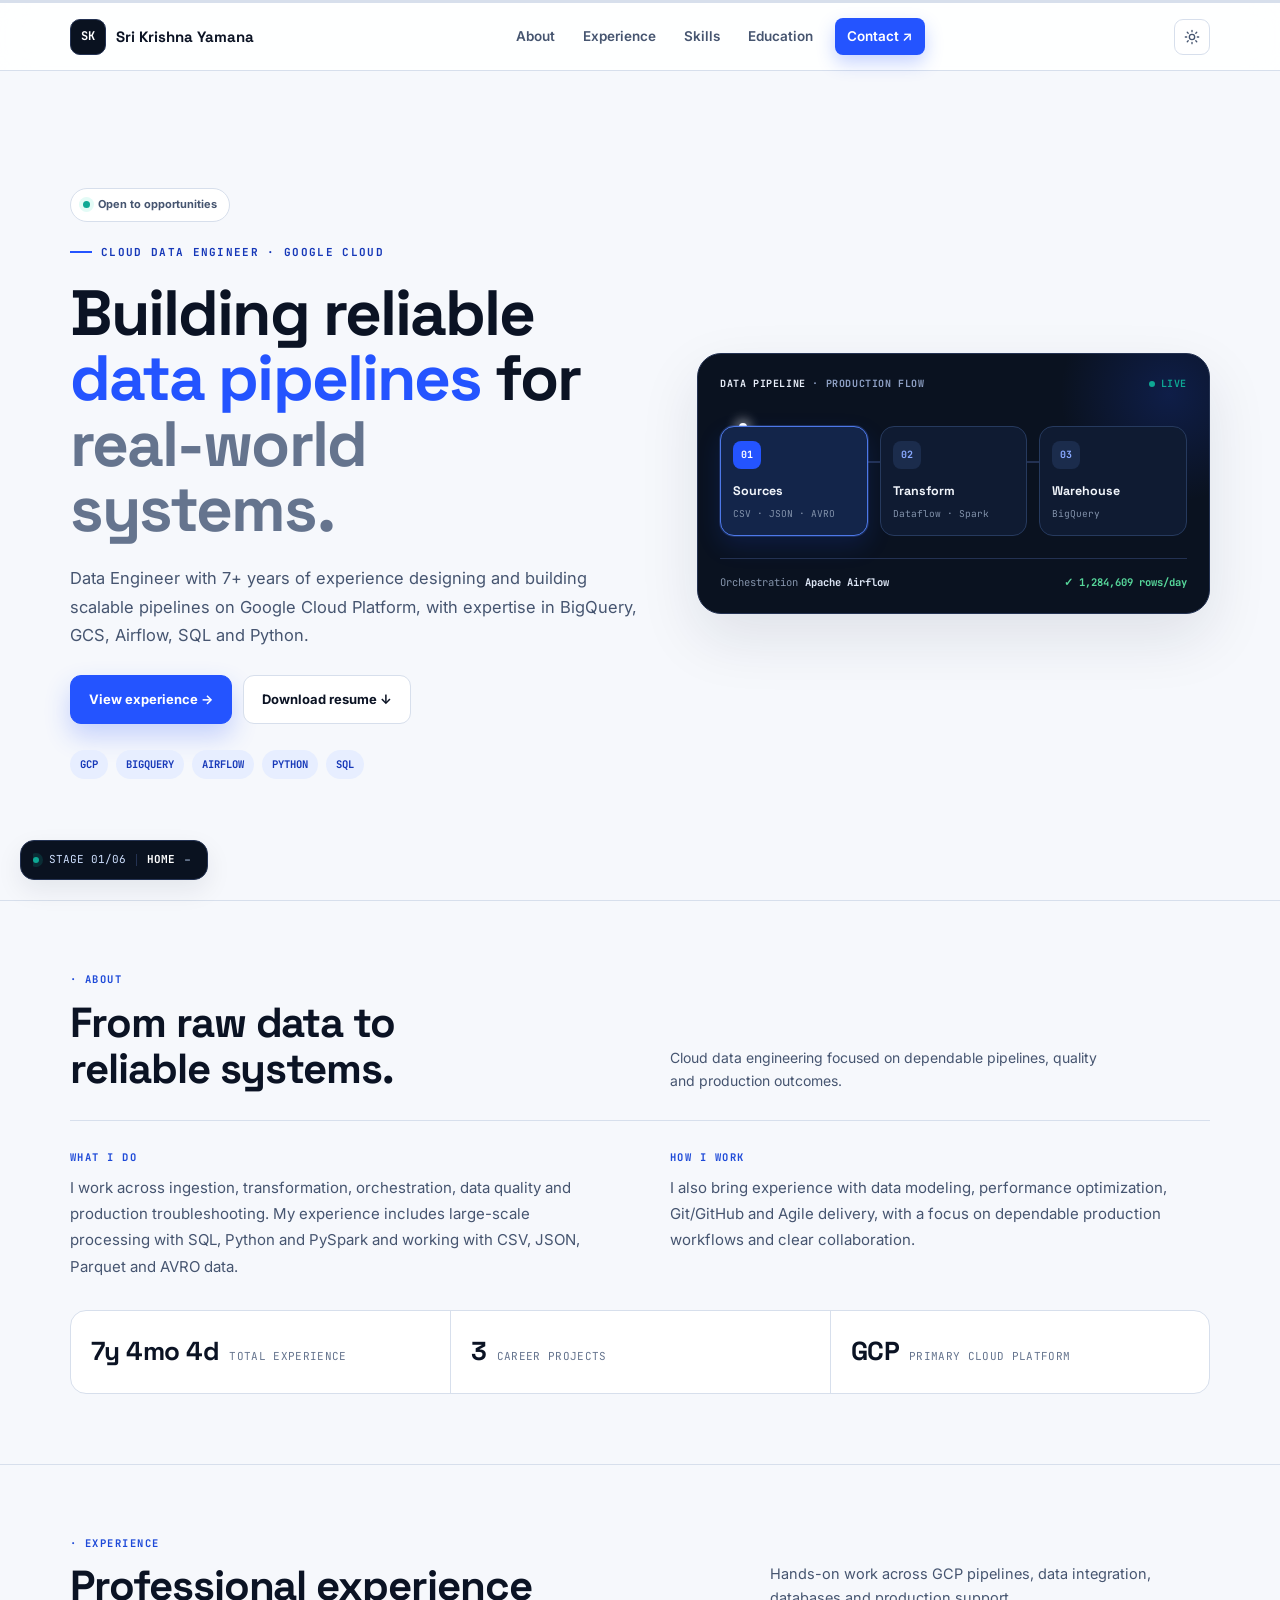
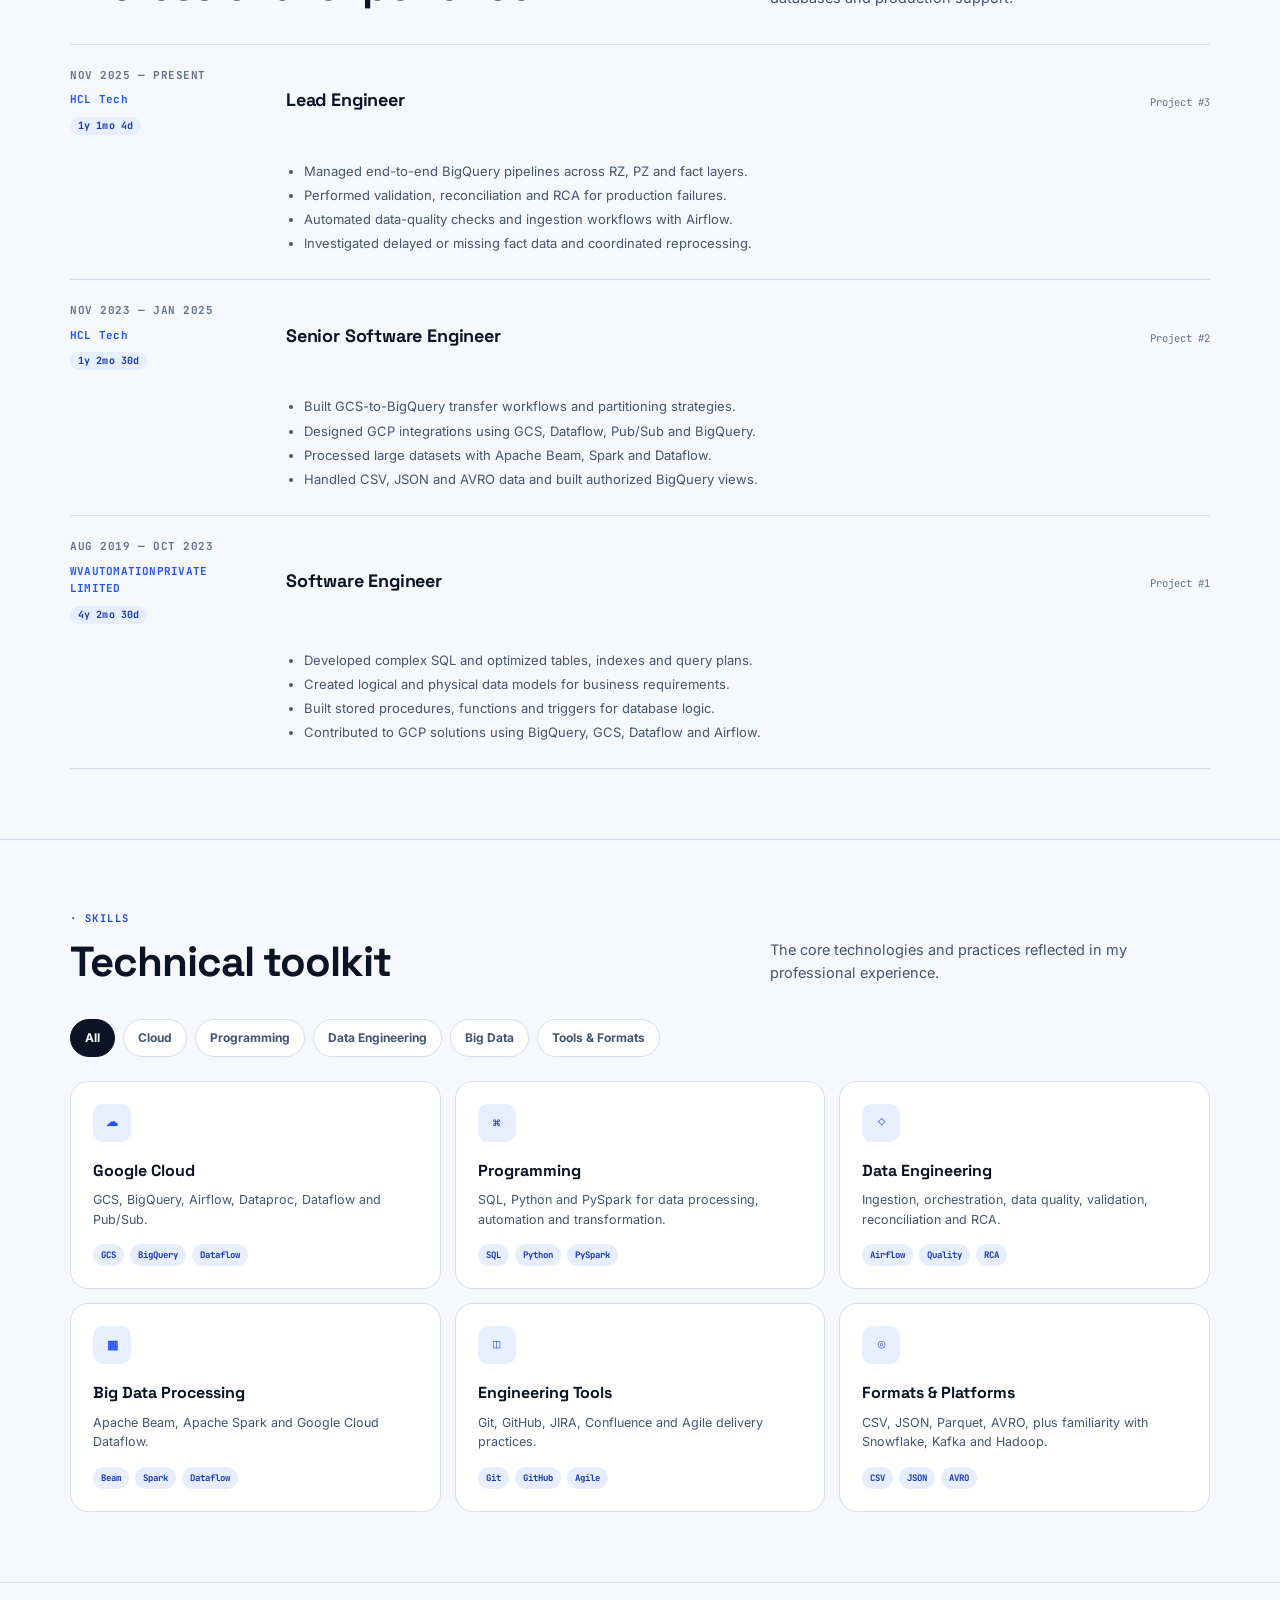
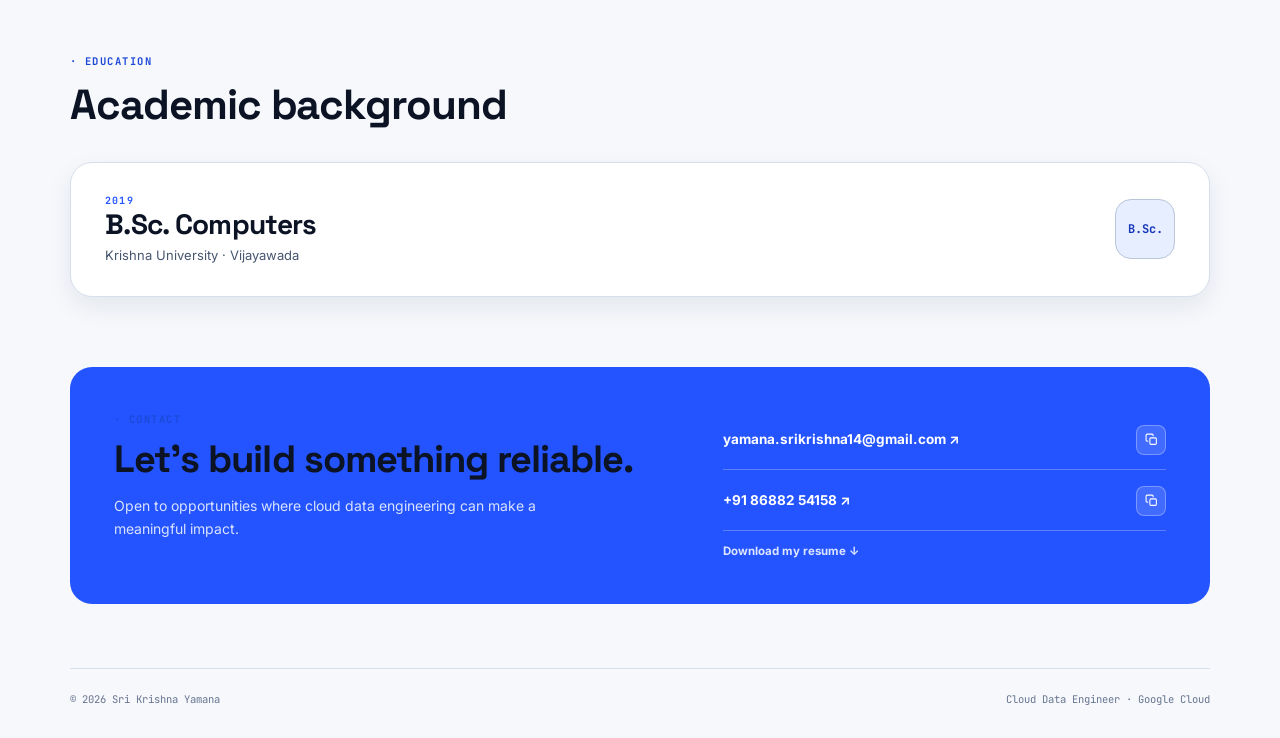
<file: index.html>
<!doctype html>
<html lang="en">
<head>
<meta charset="utf-8">
<meta name="viewport" content="width=device-width,initial-scale=1">
<meta name="description" content="Sri Krishna Yamana — Cloud Data Engineer specializing in GCP, BigQuery, Airflow and reliable data pipelines.">
<meta name="theme-color" content="#0A1220">
<title>Sri Krishna Yamana — Cloud Data Engineer</title>
<link rel="icon" href="data:image/svg+xml,<svg xmlns=%22http://www.w3.org/2000/svg%22 viewBox=%220 0 100 100%22><rect width=%22100%22 height=%22100%22 rx=%2224%22 fill=%22%230A1220%22/><text x=%2250%22 y=%2264%22 font-size=%2244%22 fill=%22%232454FF%22 text-anchor=%22middle%22 font-family=%22monospace%22 font-weight=%22700%22>SK</text></svg>">
<link rel="preconnect" href="https://fonts.googleapis.com">
<link rel="preconnect" href="https://fonts.gstatic.com" crossorigin>
<link href="https://fonts.googleapis.com/css2?family=Inter:wght@400;500;600;700;800&family=Space+Grotesk:wght@500;600;700&family=JetBrains+Mono:wght@500;700&display=swap" rel="stylesheet">
<script>
  (() => {
    try {
      const saved = localStorage.getItem("sky-portfolio-theme");
      const theme = saved === "dark" || saved === "light"
        ? saved
        : (window.matchMedia("(prefers-color-scheme: dark)").matches ? "dark" : "light");
      if (theme === "dark") document.documentElement.setAttribute("data-theme", "dark");
    } catch (e) {}
  })();
</script>
<link rel="stylesheet" href="styles.css">
</head>
<body>
<a class="skip-link" href="#main">Skip to content</a>

<div class="hud-track" aria-hidden="true"><div class="hud-fill" id="hudFill"></div></div>

<header class="nav">
  <div class="nav-inner container">
    <a class="logo" href="#home"><span class="logo-mark">SK</span><span>Sri Krishna Yamana</span></a>
    <nav class="nav-links" aria-label="Primary">
      <a href="#about">About</a><a href="#experience">Experience</a><a href="#skills">Skills</a><a href="#education">Education</a><a class="nav-btn" href="#contact">Contact ↗</a>
    </nav>
    <div class="nav-utils">
      <button class="theme-toggle" id="themeToggle" type="button" aria-pressed="false" aria-label="Toggle dark mode">
        <svg class="icon-sun" viewBox="0 0 24 24" fill="none" stroke="currentColor" stroke-width="2" stroke-linecap="round"><circle cx="12" cy="12" r="4"/><path d="M12 2v2M12 20v2M4.9 4.9l1.4 1.4M17.7 17.7l1.4 1.4M2 12h2M20 12h2M4.9 19.1l1.4-1.4M17.7 6.3l1.4-1.4"/></svg>
        <svg class="icon-moon" viewBox="0 0 24 24" fill="none" stroke="currentColor" stroke-width="2" stroke-linecap="round" stroke-linejoin="round"><path d="M21 12.79A9 9 0 1 1 11.21 3 7 7 0 0 0 21 12.79z"/></svg>
      </button>
      <button class="mobile-btn" id="mobileBtn" type="button" aria-expanded="false" aria-controls="mobilePanel" aria-label="Toggle menu"><span></span></button>
    </div>
  </div>
</header>

<div class="mobile-panel" id="mobilePanel">
  <nav class="mobile-sheet" aria-label="Mobile">
    <a href="#about">About</a><a href="#experience">Experience</a><a href="#skills">Skills</a><a href="#education">Education</a><a href="#contact">Contact ↗</a>
  </nav>
</div>

<main id="main">
<section id="home" class="hero container">
  <div>
    <div class="status"><i></i> Open to opportunities</div>
    <div class="kicker">CLOUD DATA ENGINEER · GOOGLE CLOUD</div>
    <h1>Building reliable <span class="accent">data pipelines</span> for <span class="fade">real&#8209;world systems.</span></h1>
    <p class="hero-copy">Data Engineer with 7+ years of experience designing and building scalable pipelines on Google Cloud Platform, with expertise in BigQuery, GCS, Airflow, SQL and Python.</p>
    <div class="actions">
      <a class="btn btn-primary" href="#experience">View experience →</a>
      <a class="btn btn-secondary" href="Sri-Krishna-Yamana-Resume.pdf" download>Download resume ↓</a>
    </div>
    <div class="stack"><span>GCP</span><span>BIGQUERY</span><span>AIRFLOW</span><span>PYTHON</span><span>SQL</span></div>
  </div>

  <div class="visual" role="img" aria-label="Animated diagram of a production data pipeline moving from raw sources through transformation into a BigQuery warehouse, orchestrated by Airflow.">
    <div class="visual-top"><span><strong>DATA PIPELINE</strong> · PRODUCTION FLOW</span><span class="live"><i></i>LIVE</span></div>
    <div class="flow">
      <div class="flow-line"><div class="flow-line-fill" id="flowLineFill"></div></div>
      <div class="packet" id="packet"></div>
      <div class="flow-grid">
        <div class="flow-node"><div class="flow-icon">01</div><strong>Sources</strong><small>CSV · JSON · AVRO</small></div>
        <div class="flow-node highlight"><div class="flow-icon">02</div><strong>Transform</strong><small>Dataflow · Spark</small></div>
        <div class="flow-node"><div class="flow-icon">03</div><strong>Warehouse</strong><small>BigQuery</small></div>
      </div>
    </div>
    <div class="visual-bottom"><span>Orchestration</span><strong>Apache Airflow</strong><span class="counter mono" id="rowsCounter">✓ 1,284,392 rows/day</span></div>
  </div>
</section>

<section id="about" class="section reveal"><div class="container">
  <div class="about-head">
    <div><div class="label">· ABOUT</div><h2>From raw data to<br>reliable systems.</h2></div>
    <p class="section-head p" style="margin:0;color:var(--muted);font-size:14px;max-width:440px;line-height:1.6">Cloud data engineering focused on dependable pipelines, quality and production outcomes.</p>
  </div>
  <div class="about-copy">
    <div><span>WHAT I DO</span><p>I work across ingestion, transformation, orchestration, data quality and production troubleshooting. My experience includes large-scale processing with SQL, Python and PySpark and working with CSV, JSON, Parquet and AVRO data.</p></div>
    <div><span>HOW I WORK</span><p>I also bring experience with data modeling, performance optimization, Git/GitHub and Agile delivery, with a focus on dependable production workflows and clear collaboration.</p></div>
  </div>
  <div class="stats">
    <div class="stat"><strong id="totalExperience">7y 1mo 17d</strong><span>TOTAL EXPERIENCE</span></div>
    <div class="stat"><strong data-count-to="3">3</strong><span>CAREER PROJECTS</span></div>
    <div class="stat"><strong>GCP</strong><span>PRIMARY CLOUD PLATFORM</span></div>
  </div>
</div></section>

<section id="experience" class="section reveal"><div class="container">
  <div class="section-head"><div><div class="label">· EXPERIENCE</div><h2>Professional experience</h2></div><p>Hands-on work across GCP pipelines, data integration, databases and production support.</p></div>
  <div class="timeline">
    <article class="job" data-start="2025-11-01" data-end="Present">
      <div class="job-toggle" aria-label="Lead Engineer experience">
        <span class="job-meta"><span>NOV 2025 — PRESENT</span><b>HCL Tech</b><span class="job-duration" aria-label="Current role duration"></span></span>
        <span class="job-summary"><span class="job-title"><strong>Lead Engineer</strong><span>Project #3</span></span></span>
      </div>
      <div class="job-details">
        <ul>
          <li>Managed end-to-end BigQuery pipelines across RZ, PZ and fact layers.</li>
          <li>Performed validation, reconciliation and RCA for production failures.</li>
          <li>Automated data-quality checks and ingestion workflows with Airflow.</li>
          <li>Investigated delayed or missing fact data and coordinated reprocessing.</li>
        </ul>
      </div>
    </article>
    <article class="job" data-start="2023-11-01" data-end="2025-01-31">
      <div class="job-toggle" aria-label="Senior Software Engineer experience">
        <span class="job-meta"><span>NOV 2023 — JAN 2025</span><b>HCL Tech</b><span class="job-duration" aria-label="Role duration"></span></span>
        <span class="job-summary"><span class="job-title"><strong>Senior Software Engineer</strong><span>Project #2</span></span></span>
      </div>
      <div class="job-details">
        <ul>
          <li>Built GCS-to-BigQuery transfer workflows and partitioning strategies.</li>
          <li>Designed GCP integrations using GCS, Dataflow, Pub/Sub and BigQuery.</li>
          <li>Processed large datasets with Apache Beam, Spark and Dataflow.</li>
          <li>Handled CSV, JSON and AVRO data and built authorized BigQuery views.</li>
        </ul>
      </div>
    </article>
    <article class="job" data-start="2019-08-01" data-end="2023-10-31">
      <div class="job-toggle" aria-label="Software Engineer experience">
        <span class="job-meta"><span>AUG 2019 — OCT 2023</span><b>WVAUTOMATIONPRIVATE LIMITED</b><span class="job-duration" aria-label="Role duration"></span></span>
        <span class="job-summary"><span class="job-title"><strong>Software Engineer</strong><span>Project #1</span></span></span>
      </div>
      <div class="job-details">
        <ul>
          <li>Developed complex SQL and optimized tables, indexes and query plans.</li>
          <li>Created logical and physical data models for business requirements.</li>
          <li>Built stored procedures, functions and triggers for database logic.</li>
          <li>Contributed to GCP solutions using BigQuery, GCS, Dataflow and Airflow.</li>
        </ul>
      </div>
    </article>
  </div>
</div></section>

<section id="skills" class="section reveal"><div class="container">
  <div class="section-head"><div><div class="label">· SKILLS</div><h2>Technical toolkit</h2></div><p>The core technologies and practices reflected in my professional experience.</p></div>

  <div class="filters" role="group" aria-label="Filter skills by category">
    <button class="filter-chip is-active" data-filter="all" type="button">All</button>
    <button class="filter-chip" data-filter="cloud" type="button">Cloud</button>
    <button class="filter-chip" data-filter="code" type="button">Programming</button>
    <button class="filter-chip" data-filter="pipelines" type="button">Data Engineering</button>
    <button class="filter-chip" data-filter="bigdata" type="button">Big Data</button>
    <button class="filter-chip" data-filter="tools" type="button">Tools &amp; Formats</button>
  </div>

  <div class="cards">
    <div class="card" data-category="cloud"><div class="card-icon">☁</div><h3>Google Cloud</h3><p>GCS, BigQuery, Airflow, Dataproc, Dataflow and Pub/Sub.</p><div class="tags"><span>GCS</span><span>BigQuery</span><span>Dataflow</span></div></div>
    <div class="card" data-category="code"><div class="card-icon">⌘</div><h3>Programming</h3><p>SQL, Python and PySpark for data processing, automation and transformation.</p><div class="tags"><span>SQL</span><span>Python</span><span>PySpark</span></div></div>
    <div class="card" data-category="pipelines"><div class="card-icon">◇</div><h3>Data Engineering</h3><p>Ingestion, orchestration, data quality, validation, reconciliation and RCA.</p><div class="tags"><span>Airflow</span><span>Quality</span><span>RCA</span></div></div>
    <div class="card" data-category="bigdata"><div class="card-icon">▦</div><h3>Big Data Processing</h3><p>Apache Beam, Apache Spark and Google Cloud Dataflow.</p><div class="tags"><span>Beam</span><span>Spark</span><span>Dataflow</span></div></div>
    <div class="card" data-category="tools"><div class="card-icon">◫</div><h3>Engineering Tools</h3><p>Git, GitHub, JIRA, Confluence and Agile delivery practices.</p><div class="tags"><span>Git</span><span>GitHub</span><span>Agile</span></div></div>
    <div class="card" data-category="tools"><div class="card-icon">◎</div><h3>Formats &amp; Platforms</h3><p>CSV, JSON, Parquet, AVRO, plus familiarity with Snowflake, Kafka and Hadoop.</p><div class="tags"><span>CSV</span><span>JSON</span><span>AVRO</span></div></div>
  </div>
</div></section>

<section id="education" class="section reveal"><div class="container">
  <div class="section-head"><div><div class="label">· EDUCATION</div><h2>Academic background</h2></div></div>
  <div class="edu"><div><div class="edu-year">2019</div><h2>B.Sc. Computers</h2><p>Krishna University · Vijayawada</p></div><div class="edu-badge">B.Sc.</div></div>
</div></section>

<section id="contact" class="contact reveal"><div class="container"><div class="contact-box">
  <div>
    <div class="label">· CONTACT</div>
    <h2>Let's build something reliable.</h2>
    <p>Open to opportunities where cloud data engineering can make a meaningful impact.</p>
  </div>
  <div class="contact-links">
    <div class="contact-link-row">
      <a href="mailto:yamana.srikrishna14@gmail.com">yamana.srikrishna14@gmail.com ↗</a>
      <button class="copy-btn" type="button" data-copy="yamana.srikrishna14@gmail.com" aria-label="Copy email address">
        <svg viewBox="0 0 24 24" fill="none" stroke="currentColor" stroke-width="2" stroke-linecap="round" stroke-linejoin="round"><rect x="9" y="9" width="12" height="12" rx="2"/><path d="M5 15H4a2 2 0 0 1-2-2V4a2 2 0 0 1 2-2h9a2 2 0 0 1 2 2v1"/></svg>
      </button>
    </div>
    <div class="contact-link-row">
      <a href="tel:+918688254158">+91 86882 54158 ↗</a>
      <button class="copy-btn" type="button" data-copy="+91 86882 54158" aria-label="Copy phone number">
        <svg viewBox="0 0 24 24" fill="none" stroke="currentColor" stroke-width="2" stroke-linecap="round" stroke-linejoin="round"><rect x="9" y="9" width="12" height="12" rx="2"/><path d="M5 15H4a2 2 0 0 1-2-2V4a2 2 0 0 1 2-2h9a2 2 0 0 1 2 2v1"/></svg>
      </button>
    </div>
    <a class="resume" href="Sri-Krishna-Yamana-Resume.pdf" download>Download my resume ↓</a>
  </div>
</div></div></section>
</main>

<footer class="footer container"><span>© <span id="year"></span> Sri Krishna Yamana</span><span>Cloud Data Engineer · Google Cloud</span></footer>

<button class="stage-hud mono" id="stageHud" type="button" aria-expanded="true" aria-label="Collapse stage indicator">
  <span class="stage-hud-content">
    <span class="dot pulse"></span>
    <span id="hudStage">STAGE 01/06</span>
    <span class="divider"></span>
    <b id="hudLabel">HOME</b>
  </span>
  <span class="stage-hud-toggle" aria-hidden="true">−</span>
</button>

<button class="to-top" id="toTop" type="button" aria-label="Back to top">
  <svg viewBox="0 0 24 24" fill="none" stroke="currentColor" stroke-width="2.2" stroke-linecap="round" stroke-linejoin="round"><path d="M12 19V5M5 12l7-7 7 7"/></svg>
</button>

<div class="toast" id="toast" role="status" aria-live="polite"></div>

<script src="script.js"></script>
</body>
</html>
</file>
<file: styles.css>
/* =========================================================
   Sri Krishna Yamana — Portfolio
   Design system: "pipeline monitor" — a data engineer's site
   framed like the console he actually works in all day.
   ========================================================= */

:root{
  --bg:#F6F8FC;
  --surface:#FFFFFF;
  --ink:#0B1324;
  --muted:#465570;
  --muted-2:#65748E;
  --line:#D7DFEC;
  --line-strong:#B9C5D8;

  --blue:#2454FF;
  --blue-ink:#1638B8;
  --teal:#0EA894;
  --teal-soft:#E3FBF6;
  --navy:#0A1220;
  --navy-2:#101B30;
  --navy-line:#243252;

  --soft:#E7EEFF;
  --radius:20px;
  --radius-sm:12px;
  --shadow:0 24px 60px rgba(15,25,55,.10);
  --shadow-sm:0 10px 26px rgba(15,25,55,.08);

  --font-display:"Space Grotesk", ui-sans-serif, system-ui, sans-serif;
  --font-body:"Inter", ui-sans-serif, system-ui, -apple-system, "Segoe UI", sans-serif;
  --font-mono:"JetBrains Mono", ui-monospace, SFMono-Regular, Menlo, Consolas, monospace;

  --nav-h:68px;
  --hud-h:3px;
  --ease:cubic-bezier(.22,.61,.36,1);
}

[data-theme="dark"]{
  --bg:#080D18;
  --surface:#101A2C;
  --ink:#EDF1FB;
  --muted:#A3B0C8;
  --muted-2:#7D8DAA;
  --line:#20293D;
  --line-strong:#2B3652;
  --soft:#152040;
  --navy:#04070E;
  --navy-2:#0B1526;
  --shadow:0 24px 60px rgba(0,0,0,.45);
  --shadow-sm:0 10px 26px rgba(0,0,0,.35);
}

*,*::before,*::after{box-sizing:border-box}
html{scroll-behavior:smooth}
@media(prefers-reduced-motion:reduce){html{scroll-behavior:auto}}

body{
  margin:0;
  background:var(--bg);
  color:var(--ink);
  font-family:var(--font-body);
  line-height:1.6;
  -webkit-font-smoothing:antialiased;
  transition:background .25s var(--ease),color .25s var(--ease);
}

a{text-decoration:none;color:inherit}
ul{list-style:none;margin:0;padding:0}
button{font:inherit;cursor:pointer}
img{max-width:100%;display:block}

.container{width:min(1140px,calc(100% - 40px));margin:auto}

:focus-visible{outline:2px solid var(--blue);outline-offset:3px;border-radius:4px}

.mono{font-family:var(--font-mono)}

/* ---------- Skip link ---------- */
.skip-link{
  position:fixed;top:-60px;left:14px;z-index:200;
  background:var(--blue);color:#fff;padding:10px 16px;border-radius:10px;
  font-size:13px;font-weight:700;transition:top .2s var(--ease);
}
.skip-link:focus{top:14px}

/* ---------- Scroll progress HUD ---------- */
.hud-track{
  position:sticky;top:0;z-index:60;height:var(--hud-h);
  background:var(--line);
}
.hud-fill{
  height:100%;width:0%;
  background:linear-gradient(90deg,var(--blue),var(--teal));
  transition:width .08s linear;
}

/* ---------- Nav ---------- */
.nav{
  height:var(--nav-h);
  background:color-mix(in srgb, var(--surface) 88%, transparent);
  border-bottom:1px solid var(--line);
  position:sticky;top:var(--hud-h);z-index:59;
  backdrop-filter:blur(16px);
  -webkit-backdrop-filter:blur(16px);
}
.nav-inner{height:100%;display:flex;align-items:center;justify-content:space-between;gap:16px}
.logo{display:flex;align-items:center;gap:10px;font-family:var(--font-display);font-weight:700;font-size:15px}
.logo-mark{
  width:36px;height:36px;border-radius:10px;background:var(--navy);color:#fff;
  display:grid;place-items:center;font-family:var(--font-mono);font-size:12px;font-weight:700;
  border:1px solid var(--navy-line);
}
.nav-links{display:flex;align-items:center;gap:4px;font-size:13.5px;font-weight:600;color:var(--muted)}
.nav-links a{
  padding:8px 12px;border-radius:8px;position:relative;transition:color .18s;
}
.nav-links a:hover{color:var(--ink)}
.nav-links a.is-active{color:var(--blue)}
.nav-links a.is-active::after{
  content:"";position:absolute;left:12px;right:12px;bottom:2px;height:2px;
  background:linear-gradient(90deg,var(--blue),var(--teal));border-radius:2px;
}
.nav-btn{
  background:var(--blue);color:#fff!important;padding:9px 14px;border-radius:9px;
  margin-left:6px;box-shadow:0 8px 18px rgba(36,84,255,.25);
}
.nav-utils{display:flex;align-items:center;gap:6px}
.theme-toggle{
  width:36px;height:36px;border-radius:9px;border:1px solid var(--line);background:var(--surface);
  color:var(--muted);display:grid;place-items:center;transition:.18s;
}
.theme-toggle:hover{color:var(--blue);border-color:var(--line-strong)}
.theme-toggle svg{width:16px;height:16px}
.theme-toggle .icon-moon{display:none}
[data-theme="dark"] .theme-toggle .icon-sun{display:none}
[data-theme="dark"] .theme-toggle .icon-moon{display:block}

.mobile-btn{
  display:none;border:1px solid var(--line);background:var(--surface);width:38px;height:38px;
  border-radius:9px;position:relative;padding:0;
}
.mobile-btn span,.mobile-btn span::before,.mobile-btn span::after{
  content:"";position:absolute;left:9px;right:9px;height:2px;background:var(--ink);transition:.25s var(--ease);
}
.mobile-btn span{top:50%;transform:translateY(-50%)}
.mobile-btn span::before{bottom:8px}
.mobile-btn span::after{top:8px}
.mobile-btn[aria-expanded="true"] span{background:transparent}
.mobile-btn[aria-expanded="true"] span::before{bottom:0;transform:rotate(45deg)}
.mobile-btn[aria-expanded="true"] span::after{top:0;transform:rotate(-45deg)}

.mobile-panel{
  position:fixed;inset:calc(var(--nav-h) + var(--hud-h)) 0 0 0;z-index:58;
  background:rgba(6,10,20,.5);opacity:0;pointer-events:none;transition:opacity .2s var(--ease);
}
.mobile-panel.is-open{opacity:1;pointer-events:auto}
.mobile-sheet{
  background:var(--surface);border-bottom:1px solid var(--line);padding:10px 20px 20px;
  transform:translateY(-12px);opacity:0;transition:.22s var(--ease);
}
.mobile-panel.is-open .mobile-sheet{transform:translateY(0);opacity:1}
.mobile-sheet a{
  display:block;padding:13px 4px;border-bottom:1px solid var(--line);font-weight:700;font-size:15px;color:var(--ink);
}
.mobile-sheet a:last-child{border-bottom:0}

/* ---------- HUD readout (desktop floating) ---------- */
.stage-hud{
  position:fixed;left:20px;bottom:max(20px, env(safe-area-inset-bottom));z-index:40;
  display:flex;align-items:center;justify-content:center;
  background:var(--navy);color:#cfe0ff;border:1px solid var(--navy-line);
  border-radius:14px;padding:10px 12px;font-family:var(--font-mono);font-size:11px;
  box-shadow:var(--shadow-sm);opacity:0;transform:translateY(8px);
  transition:opacity .3s var(--ease),transform .3s var(--ease),width .25s var(--ease),padding .25s var(--ease),border-radius .25s var(--ease);
  cursor:pointer;
  appearance:none;-webkit-appearance:none;
}
.stage-hud.is-visible{opacity:1;transform:translateY(0)}
.stage-hud:hover{border-color:#36507e}
.stage-hud:focus-visible{outline:2px solid var(--blue);outline-offset:3px}
.stage-hud-content{display:flex;align-items:center;gap:10px;min-width:0;overflow:hidden;white-space:nowrap;transition:opacity .18s ease,max-width .25s ease}
.stage-hud .dot{width:6px;height:6px;border-radius:50%;background:var(--teal);box-shadow:0 0 0 4px rgba(14,168,148,.18);flex:0 0 auto}
.stage-hud .dot.pulse{animation:pulse 2s infinite}
.stage-hud b{color:#fff;font-weight:700}
.stage-hud .divider{width:1px;height:12px;background:var(--navy-line);flex:0 0 auto}
.stage-hud-toggle{width:16px;height:16px;display:grid;place-items:center;margin-left:4px;color:#8ea0bd;font-size:15px;line-height:1;transition:transform .25s ease,color .2s ease}
.stage-hud.is-collapsed{width:38px;height:38px;padding:0;border-radius:50%;}
.stage-hud.is-collapsed .stage-hud-content{max-width:7px;opacity:1}
.stage-hud.is-collapsed .stage-hud-content > :not(.dot){display:none}
.stage-hud.is-collapsed .stage-hud-toggle{display:none}
@keyframes pulse{0%,100%{opacity:1}50%{opacity:.35}}
@media(max-width:850px){.stage-hud{display:none}}

/* ---------- Back to top ---------- */
.to-top{
  position:fixed;right:20px;bottom:20px;z-index:40;width:44px;height:44px;border-radius:12px;
  background:var(--surface);border:1px solid var(--line);box-shadow:var(--shadow-sm);
  display:grid;place-items:center;color:var(--ink);
  opacity:0;transform:translateY(10px);pointer-events:none;transition:.25s var(--ease);
}
.to-top.is-visible{opacity:1;transform:translateY(0);pointer-events:auto}
.to-top:hover{color:var(--blue);border-color:var(--line-strong)}
.to-top svg{width:16px;height:16px}

/* ---------- Toast ---------- */
.toast{
  position:fixed;left:50%;bottom:28px;transform:translate(-50%,16px);z-index:100;
  background:var(--navy);color:#fff;padding:11px 18px;border-radius:999px;font-size:12px;font-weight:700;
  opacity:0;pointer-events:none;transition:.25s var(--ease);box-shadow:var(--shadow);
  display:flex;align-items:center;gap:8px;
}
.toast.is-visible{opacity:1;transform:translate(-50%,0)}
.toast .tick{color:var(--teal)}

/* ---------- Reveal on scroll ---------- */
.reveal{opacity:0;transform:translateY(18px);transition:opacity .6s var(--ease),transform .6s var(--ease)}
.reveal.is-visible{opacity:1;transform:none}
.reveal-stagger.is-visible > *{transition-delay:calc(var(--i,0) * 70ms)}
@media(prefers-reduced-motion:reduce){
  .reveal{opacity:1!important;transform:none!important;transition:none!important}
}

/* ---------- Hero ---------- */
.hero{
  padding:64px 0 68px;display:grid;grid-template-columns:1.05fr .95fr;gap:60px;align-items:center;
  min-height:calc(100vh - var(--nav-h) - var(--hud-h));
}
.kicker{
  display:flex;align-items:center;gap:9px;color:var(--blue-ink);font-family:var(--font-mono);
  font-size:11px;font-weight:700;letter-spacing:.12em;margin-bottom:20px;
}
[data-theme="dark"] .kicker{color:#7fa2ff}
.kicker::before{content:"";width:22px;height:2px;background:var(--blue)}
.status{
  display:inline-flex;align-items:center;gap:8px;background:var(--surface);border:1px solid var(--line);
  border-radius:999px;padding:7px 12px;font-size:11px;font-weight:700;color:var(--muted);margin-bottom:22px;
}
.status i{width:7px;height:7px;border-radius:50%;background:var(--teal);box-shadow:0 0 0 4px var(--teal-soft);display:inline-block;animation:pulse 2.4s infinite}

h1{
  font-family:var(--font-display);
  font-size:clamp(40px,5.6vw,64px);line-height:1.02;letter-spacing:-.03em;margin:0 0 22px;max-width:640px;font-weight:700;
}
h1 .accent{color:var(--blue)}
h1 .fade{color:var(--muted-2)}

.hero-copy{font-size:16.5px;color:var(--muted);max-width:600px;line-height:1.72}
.actions{display:flex;gap:11px;flex-wrap:wrap;margin:26px 0}
.btn{
  display:inline-flex;align-items:center;gap:8px;padding:13px 18px;border-radius:11px;font-size:13px;
  font-weight:700;border:1px solid var(--line);transition:.2s var(--ease);background:var(--surface);color:var(--ink);
}
.btn:hover{transform:translateY(-2px);box-shadow:var(--shadow-sm)}
.btn-primary{background:var(--blue);border-color:var(--blue);color:#fff;box-shadow:0 12px 26px rgba(36,84,255,.24)}
.btn-primary:hover{box-shadow:0 16px 32px rgba(36,84,255,.32)}

.stack{display:flex;gap:8px;flex-wrap:wrap;margin-top:22px}
.stack span{
  background:var(--soft);color:var(--blue-ink);border-radius:999px;padding:6px 10px;font-size:10.5px;
  font-weight:700;font-family:var(--font-mono);
}
[data-theme="dark"] .stack span{color:#9dbaff}

/* ---------- Hero visual: live pipeline ---------- */
.visual{
  background:var(--navy);border-radius:24px;padding:22px;box-shadow:var(--shadow);position:relative;overflow:hidden;
  border:1px solid var(--navy-line);
}
.visual::after{
  content:"";position:absolute;width:220px;height:220px;border-radius:50%;
  background:radial-gradient(circle,rgba(36,84,255,.18),transparent 70%);right:-70px;top:-70px;
}
.visual-top{display:flex;justify-content:space-between;align-items:center;color:#8ea0c4;font-family:var(--font-mono);font-size:10px;font-weight:700;letter-spacing:.06em;position:relative;z-index:1}
.visual-top strong{color:#e9effa}
.visual-top .live{display:flex;align-items:center;gap:6px;color:var(--teal)}
.visual-top .live i{width:6px;height:6px;border-radius:50%;background:var(--teal);display:inline-block;animation:pulse 1.6s infinite}

.flow{margin:34px 0 22px;position:relative;z-index:1}
.flow-line{position:absolute;left:25px;right:25px;top:35px;height:2px;background:#233152;overflow:hidden}
.flow-line-fill{position:absolute;left:0;top:0;height:2px;width:0%;background:linear-gradient(90deg,var(--blue),var(--teal));transition:width .6s var(--ease)}
.packet{
  position:absolute;top:-3px;width:8px;height:8px;border-radius:50%;background:#fff;
  box-shadow:0 0 12px 3px rgba(255,255,255,.6);left:0%;transition:left 1.4s linear;
}
.flow-grid{display:grid;grid-template-columns:repeat(3,1fr);gap:12px;position:relative}
.flow-node{
  background:#0F1B32;border:1px solid #263a5e;border-radius:14px;padding:14px 12px;min-height:110px;
  transition:.35s var(--ease);
}
.flow-node.highlight{border-color:#4d78e8;background:#13254a;box-shadow:0 0 0 1px rgba(77,120,232,.25),0 10px 24px rgba(36,84,255,.15)}
.flow-icon{
  width:28px;height:28px;border-radius:8px;background:#1b2c4c;color:#89a9ff;display:grid;place-items:center;
  font-size:10px;font-weight:700;margin-bottom:12px;font-family:var(--font-mono);transition:.3s;
}
.flow-node.highlight .flow-icon{background:var(--blue);color:#fff}
.flow-node strong{display:block;color:#f1f5fb;font-size:12.5px;font-family:var(--font-display)}
.flow-node small{display:block;color:#8292ab;font-size:9.5px;margin-top:5px;font-family:var(--font-mono)}

.visual-bottom{
  border-top:1px solid #233152;padding-top:15px;color:#8493aa;font-size:10.5px;display:flex;align-items:center;
  gap:7px;font-family:var(--font-mono);position:relative;z-index:1;flex-wrap:wrap;
}
.visual-bottom strong{color:#dfe8f7}
.visual-bottom .counter{margin-left:auto;color:#57d89b;font-weight:700}

/* ---------- Section shell ---------- */
.section{border-top:1px solid var(--line);padding:70px 0}
.section-head{display:flex;justify-content:space-between;align-items:end;gap:35px;margin-bottom:34px}
.label{
  font-family:var(--font-mono);font-size:10.5px;color:var(--blue);font-weight:700;letter-spacing:.14em;
  margin-bottom:12px;display:flex;align-items:center;gap:8px;
}
[data-theme="dark"] .label{color:#7fa2ff}
h2{font-family:var(--font-display);font-size:clamp(28px,3.6vw,42px);line-height:1.1;letter-spacing:-.025em;margin:0;font-weight:700}
.section-head p{color:var(--muted);font-size:14.5px;line-height:1.65;max-width:440px;margin:0}

/* ---------- About ---------- */
.about-head{display:grid;grid-template-columns:1fr 1fr;gap:60px;align-items:end;padding-bottom:28px;border-bottom:1px solid var(--line);margin-bottom:28px}
.about-copy{display:grid;grid-template-columns:1fr 1fr;gap:60px;padding-bottom:30px}
.about-copy span{display:block;color:var(--blue);font-family:var(--font-mono);font-size:10.5px;font-weight:700;letter-spacing:.14em;margin-bottom:9px}
[data-theme="dark"] .about-copy span{color:#7fa2ff}
.about-copy p{margin:0;color:var(--muted);font-size:15px;line-height:1.75;max-width:520px}

.stats{display:grid;grid-template-columns:repeat(3,1fr);border:1px solid var(--line);border-radius:16px;overflow:hidden;background:var(--surface)}
.stat{padding:20px 20px;display:flex;align-items:baseline;gap:10px}
.stat+.stat{border-left:1px solid var(--line)}
.stat strong{font-family:var(--font-display);display:block;font-size:26px;letter-spacing:-.02em}
.stat span{font-size:11px;color:var(--muted-2);font-family:var(--font-mono);letter-spacing:.03em}

/* ---------- Experience ---------- */
.timeline{border-top:1px solid var(--line)}
.job{display:grid;grid-template-columns:180px 1fr;gap:36px;padding:28px 0;border-bottom:1px solid var(--line);position:relative}
.job::before{content:"";position:absolute;left:0;top:30px;width:3px;height:0;border-radius:3px;background:linear-gradient(180deg,var(--blue),var(--teal));transition:height .3s var(--ease)}
.job:hover::before{height:calc(100% - 60px)}
.job-meta{font-family:var(--font-mono);font-size:11px;color:var(--muted-2);font-weight:700;letter-spacing:.05em}
.job-meta b{display:block;color:var(--blue);margin-top:7px;letter-spacing:.02em;font-weight:700}
[data-theme="dark"] .job-meta b{color:#7fa2ff}
.job-duration{
  display:inline-block;margin-top:9px;background:var(--soft);color:var(--blue-ink);border-radius:999px;
  padding:4px 9px;font-size:10px;font-weight:700;
}
[data-theme="dark"] .job-duration{color:#9dbaff}
.job-title{display:flex;justify-content:space-between;align-items:baseline;gap:20px;flex-wrap:wrap}
.job-title h3{font-family:var(--font-display);font-size:19px;margin:0;letter-spacing:-.01em;font-weight:700}
.job-title span{font-size:10.5px;color:var(--muted-2);white-space:nowrap;font-family:var(--font-mono)}
.job ul{margin:12px 0 0;padding-left:17px;color:var(--muted);font-size:14px;line-height:1.65}
.job li{margin:5px 0}

/* ---------- Skills ---------- */
.filters{display:flex;gap:8px;flex-wrap:wrap;margin-bottom:24px}
.filter-chip{
  border:1px solid var(--line);background:var(--surface);color:var(--muted);padding:8px 14px;border-radius:999px;
  font-size:12px;font-weight:700;transition:.18s;
}
.filter-chip:hover{border-color:var(--line-strong);color:var(--ink)}
.filter-chip.is-active{background:var(--ink);color:var(--bg);border-color:var(--ink)}

.cards{display:grid;grid-template-columns:repeat(3,1fr);gap:14px}
.card{
  background:var(--surface);border:1px solid var(--line);border-radius:18px;padding:22px;min-height:186px;
  transition:.28s var(--ease);
}
.card.is-hidden{display:none}
.card:hover{transform:translateY(-4px);box-shadow:var(--shadow-sm);border-color:var(--line-strong)}
.card-icon{width:38px;height:38px;border-radius:10px;background:var(--soft);color:var(--blue);display:grid;place-items:center;font-weight:700;margin-bottom:16px;font-family:var(--font-mono);font-size:12px}
[data-theme="dark"] .card-icon{color:#9dbaff}
.card h3{font-family:var(--font-display);font-size:16px;margin:0 0 7px;font-weight:700}
.card p{font-size:12.5px;color:var(--muted);margin:0 0 15px;line-height:1.55}
.tags{display:flex;flex-wrap:wrap;gap:6px}
.tags span{background:var(--soft);color:var(--blue-ink);border-radius:999px;padding:4px 8px;font-size:9px;font-weight:700;font-family:var(--font-mono)}
[data-theme="dark"] .tags span{color:#9dbaff}

/* ---------- Education ---------- */
.edu{background:var(--navy);color:#fff;border-radius:22px;padding:30px 34px;display:flex;justify-content:space-between;align-items:center;border:1px solid var(--navy-line);flex-wrap:wrap;gap:20px}
.edu .label{color:#8ba7ff}
.edu h2{font-size:28px}
.edu p{margin:5px 0 0;color:#9eacc1;font-size:13px}
.edu-year{color:#8ca7ff;font-size:10px;font-weight:700;letter-spacing:.12em;font-family:var(--font-mono)}
.edu-badge{width:60px;height:60px;border:1px solid var(--navy-line);border-radius:16px;display:grid;place-items:center;color:#9bb1f2;font-size:12px;font-weight:700;font-family:var(--font-mono)}

/* ---------- Contact ---------- */
.contact{padding-bottom:64px}
.contact-box{background:var(--blue);color:#fff;border-radius:22px;padding:44px;display:grid;grid-template-columns:1fr .8fr;gap:56px}
.contact-box .label{color:#c2d1ff}
.contact-box h2{font-size:38px}
.contact-box p{color:#d9e2ff;font-size:14px;max-width:480px}
.contact-links{display:flex;flex-direction:column;justify-content:center;gap:2px}
.contact-link-row{
  display:flex;align-items:center;justify-content:space-between;gap:10px;
  padding:14px 0;border-bottom:1px solid rgba(255,255,255,.25);
}
.contact-link-row a{font-size:13.5px;font-weight:700}
.contact-link-row a:hover{text-decoration:underline}
.copy-btn{
  background:rgba(255,255,255,.14);border:1px solid rgba(255,255,255,.3);color:#fff;width:30px;height:30px;
  border-radius:8px;display:grid;place-items:center;flex:none;transition:.18s;
}
.copy-btn:hover{background:rgba(255,255,255,.24)}
.copy-btn svg{width:13px;height:13px}
.resume{display:inline-flex;align-items:center;gap:6px;border:0!important;color:#dce5ff;font-size:11.5px!important;margin-top:9px;font-weight:700}

/* ---------- Footer ---------- */
.footer{border-top:1px solid var(--line);padding:22px 0 30px;display:flex;justify-content:space-between;color:var(--muted-2);font-size:10.5px;font-family:var(--font-mono);flex-wrap:wrap;gap:8px}

/* ---------- Responsive ---------- */
@media(max-width:850px){
  .hero{min-height:auto;grid-template-columns:1fr;gap:36px;padding-top:44px}
  .section{padding:52px 0}
  .nav-links{display:none}
  .mobile-btn{display:block}
  .section-head{display:block}
  .section-head p{margin-top:14px}
  .about-head{grid-template-columns:1fr;gap:18px}
  .about-copy{grid-template-columns:1fr;gap:26px}
  .cards{grid-template-columns:1fr 1fr}
  .contact-box{grid-template-columns:1fr;gap:22px;padding:36px 26px}
  .job{grid-template-columns:1fr;gap:10px}
}
@media(max-width:560px){
  .container{width:calc(100% - 28px)}
  .hero{padding:36px 0 48px}
  h1{font-size:38px}
  .flow-grid{grid-template-columns:1fr}
  .flow-line{display:none}
  .packet{display:none}
  .cards{grid-template-columns:1fr}
  .stats{grid-template-columns:1fr}
  .stat+.stat{border-left:0;border-top:1px solid var(--line)}
  .contact-box h2{font-size:30px}
  .edu{padding:26px}
  .footer{flex-direction:column}
  .to-top{right:14px;bottom:14px}
}


/* ---------- Light-theme readability ---------- */
html:not([data-theme="dark"]) .job-title h3,
html:not([data-theme="dark"]) h2,
html:not([data-theme="dark"]) h3 { color:var(--ink); }
html:not([data-theme="dark"]) .job-meta b { color:#2454FF; }
html:not([data-theme="dark"]) .job-duration { color:#1638B8; background:#E7EEFF; }
html:not([data-theme="dark"]) .about-copy span,
html:not([data-theme="dark"]) .label { color:#1D49D8; }
html:not([data-theme="dark"]) .card p,
html:not([data-theme="dark"]) .about-copy p,
html:not([data-theme="dark"]) .section-head p,
html:not([data-theme="dark"]) .job ul { color:#465570; }

/* ---------- Education card: light-theme contrast fix ---------- */
html:not([data-theme="dark"]) .edu{
  background:var(--surface);
  color:var(--ink);
  border-color:var(--line);
  box-shadow:var(--shadow-sm);
}
html:not([data-theme="dark"]) .edu .label{color:#1D49D8;}
html:not([data-theme="dark"]) .edu h2{color:var(--ink);}
html:not([data-theme="dark"]) .edu p{color:var(--muted);}
html:not([data-theme="dark"]) .edu-year{color:#2454FF;}
html:not([data-theme="dark"]) .edu-badge{
  border-color:var(--line-strong);
  color:#1638B8;
  background:var(--soft);
}


/* ---------- Experience: compact rows with visible bullets ---------- */
.job{display:block;padding:0;}
.job::before{top:22px;}
.job-toggle{width:100%;display:grid;grid-template-columns:180px 1fr;gap:36px;align-items:center;padding:22px 0;border:0;background:transparent;color:inherit;text-align:left;cursor:default;font:inherit;}
.job-meta{display:block;min-width:0;}
.job-duration{display:inline-block;min-width:0;margin-top:8px;padding:3px 8px;font-size:10px;line-height:1.2;letter-spacing:.01em;}
.job-summary{display:flex;align-items:center;justify-content:space-between;gap:20px;min-width:0;}
.job-title{display:flex;justify-content:space-between;align-items:baseline;gap:20px;min-width:0;flex:1;}
.job-title strong{font-family:var(--font-display);font-size:18px;letter-spacing:-.01em;font-weight:700;color:var(--ink);}
.job-title span{font-size:10.5px;color:var(--muted-2);white-space:nowrap;font-family:var(--font-mono);}
.job-details{padding:0 0 22px 216px;}
.job-details ul{list-style:disc;margin:0;padding-left:18px;color:var(--muted);font-size:13px;line-height:1.55;}
.job-details li{margin:4px 0;}
.job:hover::before{height:calc(100% - 44px);}

@media (max-width: 720px){
  .job-toggle{grid-template-columns:1fr;gap:8px;padding:20px 0;}
  .job-summary{align-items:center;}
  .job-title{padding-right:4px;}
  .job-details{padding:0 0 20px 0;}
  .job-title strong{font-size:17px;}
  .job-title span{font-size:9.5px;}
}
</file>
